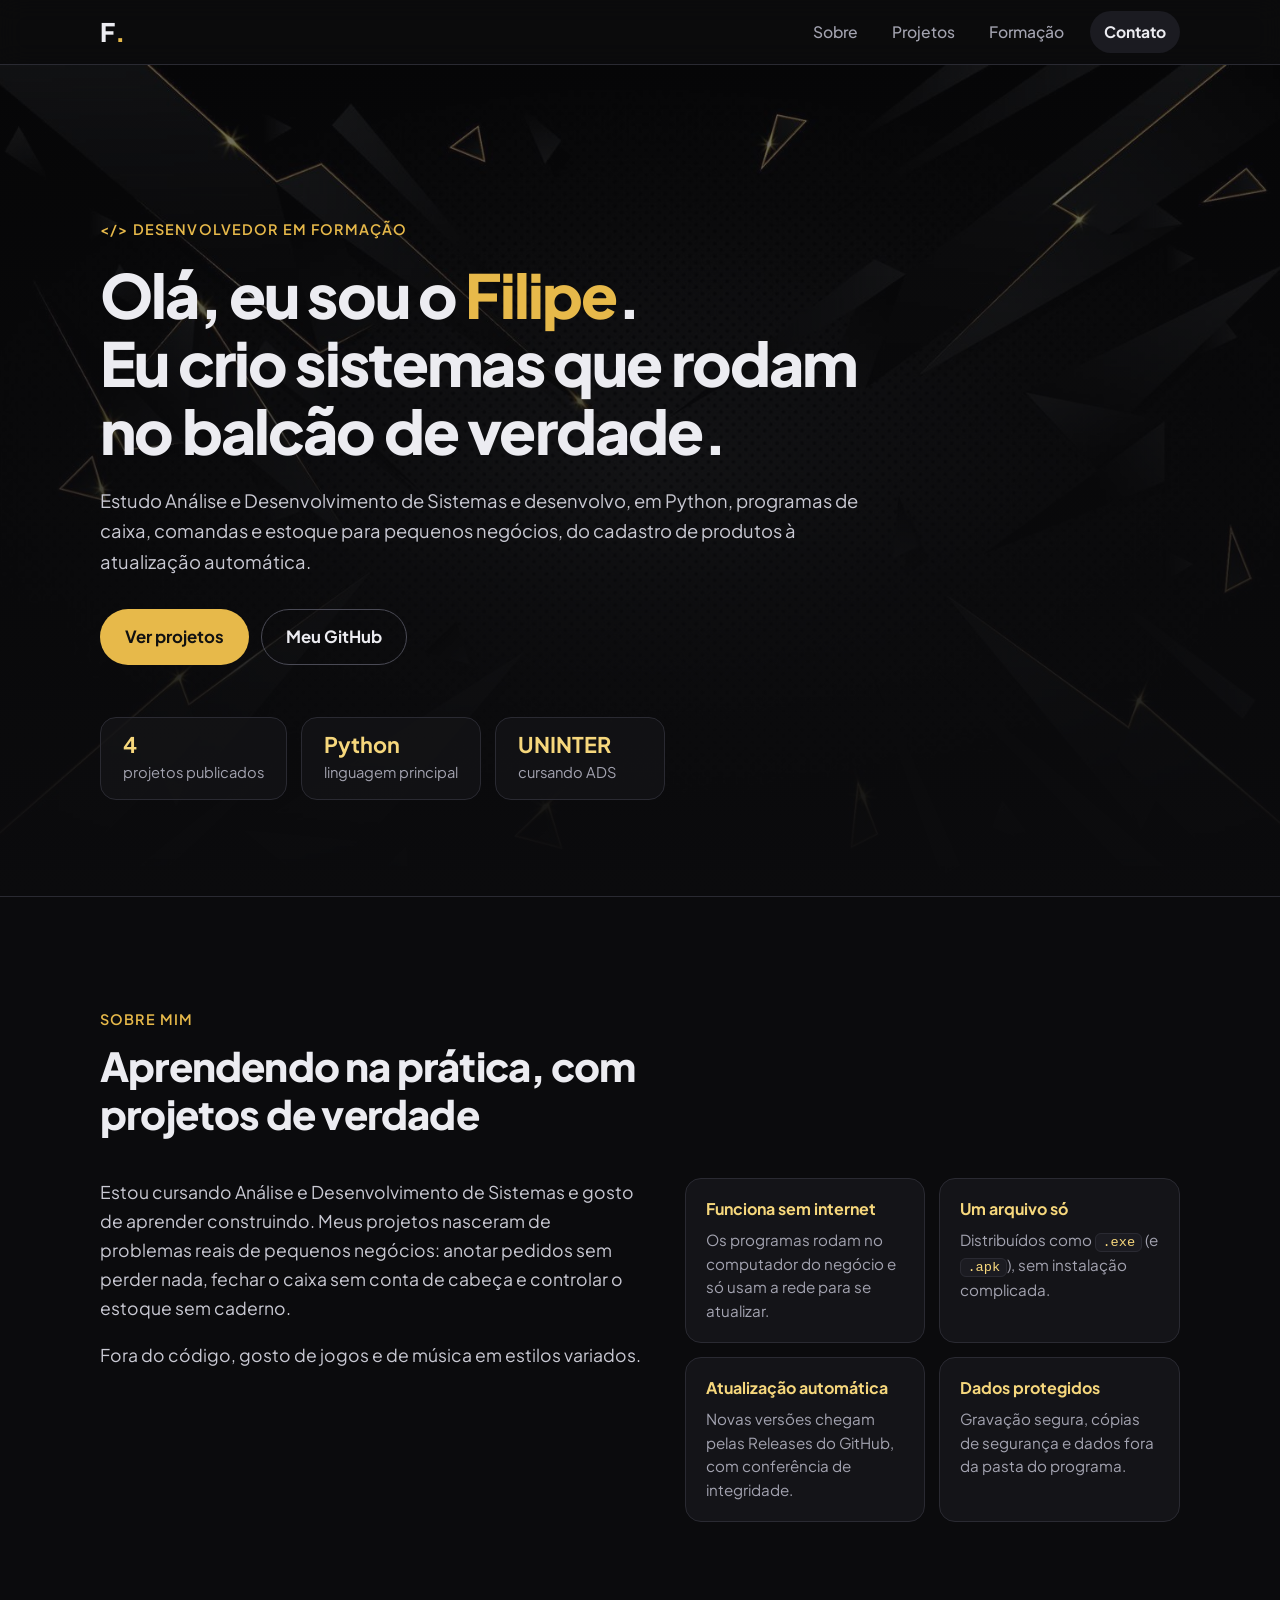
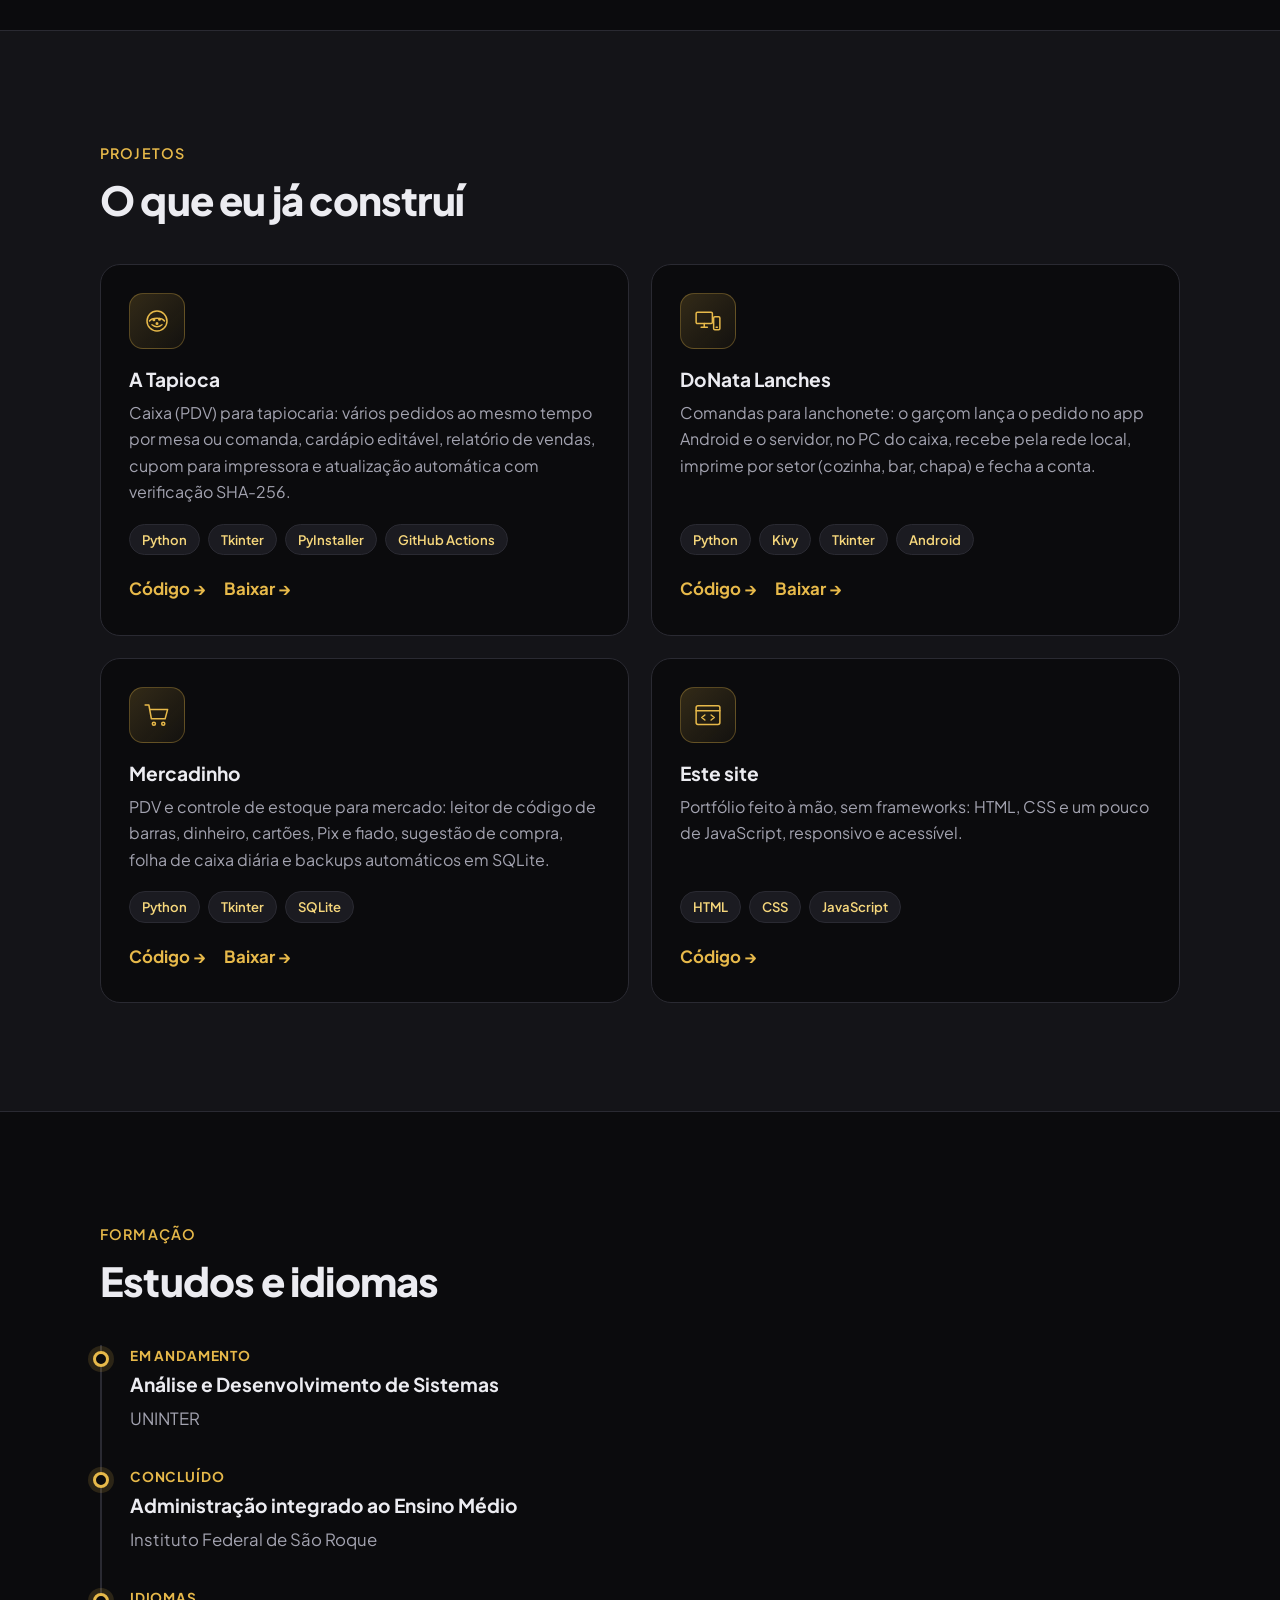
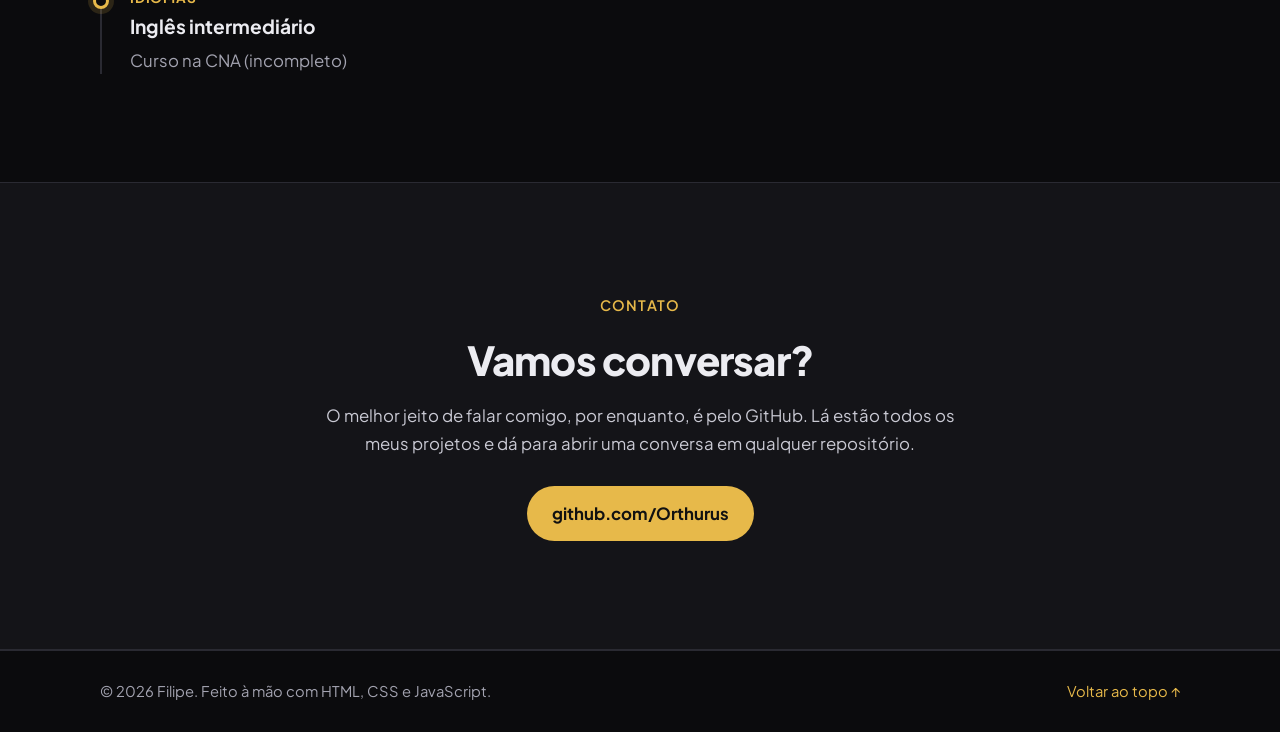
<file: index.html>
<!DOCTYPE html>
<html lang="pt-BR">
<head>
<meta charset="UTF-8">
<meta name="viewport" content="width=device-width, initial-scale=1">
<title>Filipe | Desenvolvedor Python</title>
<meta name="description" content="Portfólio de Filipe, estudante de Análise e Desenvolvimento de Sistemas. Sistemas de caixa, comandas e estoque em Python para pequenos negócios.">
<meta name="theme-color" content="#0b0b0d">
<meta property="og:title" content="Filipe | Desenvolvedor Python">
<meta property="og:description" content="Sistemas de caixa, comandas e estoque em Python para pequenos negócios.">
<meta property="og:type" content="website">
<link rel="icon" href="favicon.svg" type="image/svg+xml">
<link rel="preconnect" href="https://fonts.googleapis.com">
<link rel="preconnect" href="https://fonts.gstatic.com" crossorigin>
<link rel="stylesheet" href="https://fonts.googleapis.com/css2?family=Plus+Jakarta+Sans:wght@400;500;600;700;800&display=swap">
<link rel="stylesheet" href="estilo.css">
</head>
<body>
<a class="pular" href="#conteudo">Pular para o conteúdo</a>

<header class="topo" id="topo">
  <div class="container topo__in">
    <a class="marca" href="#inicio" aria-label="Filipe, início"><span class="marca__f">F</span><span class="marca__p">.</span></a>
    <button class="menu-btn" type="button" aria-expanded="false" aria-controls="menu" aria-label="Abrir menu"><span></span><span></span><span></span></button>
    <nav id="menu" class="menu" aria-label="Principal">
      <a href="#sobre">Sobre</a>
      <a href="#projetos">Projetos</a>
      <a href="#formacao">Formação</a>
      <a href="#contato" class="menu__cta">Contato</a>
    </nav>
  </div>
</header>

<main id="conteudo">

<section class="hero" id="inicio">
  <div class="container hero__in">
    <p class="etiqueta">&lt;/&gt; desenvolvedor em formação</p>
    <h1>Olá, eu sou o <span class="ouro">Filipe</span>.<br>Eu crio sistemas que rodam no balcão de verdade.</h1>
    <p class="hero__txt">Estudo Análise e Desenvolvimento de Sistemas e desenvolvo, em Python, programas de caixa, comandas e estoque para pequenos negócios, do cadastro de produtos à atualização automática.</p>
    <div class="hero__acoes">
      <a class="btn btn--ouro" href="#projetos">Ver projetos</a>
      <a class="btn btn--vazio" href="https://github.com/Orthurus" target="_blank" rel="noopener">Meu GitHub</a>
    </div>
    <ul class="numeros" aria-label="Resumo">
      <li><strong>4</strong><span>projetos publicados</span></li>
      <li><strong>Python</strong><span>linguagem principal</span></li>
      <li><strong>UNINTER</strong><span>cursando ADS</span></li>
    </ul>
  </div>
</section>

<section class="secao" id="sobre">
  <div class="container">
    <header class="secao__cab reveal">
      <p class="etiqueta">Sobre mim</p>
      <h2>Aprendendo na prática, com projetos de verdade</h2>
    </header>
    <div class="sobre reveal">
      <div class="sobre__txt">
        <p>Estou cursando Análise e Desenvolvimento de Sistemas e gosto de aprender construindo. Meus projetos nasceram de problemas reais de pequenos negócios: anotar pedidos sem perder nada, fechar o caixa sem conta de cabeça e controlar o estoque sem caderno.</p>
        <p>Fora do código, gosto de jogos e de música em estilos variados.</p>
      </div>
      <ul class="cartoes">
        <li><h3>Funciona sem internet</h3><p>Os programas rodam no computador do negócio e só usam a rede para se atualizar.</p></li>
        <li><h3>Um arquivo só</h3><p>Distribuídos como <code>.exe</code> (e <code>.apk</code>), sem instalação complicada.</p></li>
        <li><h3>Atualização automática</h3><p>Novas versões chegam pelas Releases do GitHub, com conferência de integridade.</p></li>
        <li><h3>Dados protegidos</h3><p>Gravação segura, cópias de segurança e dados fora da pasta do programa.</p></li>
      </ul>
    </div>
  </div>
</section>

<section class="secao secao--alt" id="projetos">
  <div class="container">
    <header class="secao__cab reveal">
      <p class="etiqueta">Projetos</p>
      <h2>O que eu já construí</h2>
    </header>
    <div class="grade">

      <article class="projeto reveal">
        <div class="projeto__icone" aria-hidden="true">
          <svg viewBox="0 0 48 48" fill="none" stroke="currentColor" stroke-width="2.4" stroke-linecap="round" stroke-linejoin="round"><circle cx="24" cy="24" r="16"/><path d="M12 24c4-6 20-6 24 0"/><path d="M16 30c5 4 11 4 16 0"/><circle cx="19" cy="22" r="1.2"/><circle cx="28" cy="21" r="1.2"/><circle cx="24" cy="28" r="1.2"/></svg>
        </div>
        <h3>A Tapioca</h3>
        <p>Caixa (PDV) para tapiocaria: vários pedidos ao mesmo tempo por mesa ou comanda, cardápio editável, relatório de vendas, cupom para impressora e atualização automática com verificação SHA-256.</p>
        <ul class="tags"><li>Python</li><li>Tkinter</li><li>PyInstaller</li><li>GitHub Actions</li></ul>
        <div class="projeto__links">
          <a href="https://github.com/Orthurus/a-tapioca" target="_blank" rel="noopener">Código</a>
          <a href="https://github.com/Orthurus/a-tapioca/releases/latest" target="_blank" rel="noopener">Baixar</a>
        </div>
      </article>

      <article class="projeto reveal">
        <div class="projeto__icone" aria-hidden="true">
          <svg viewBox="0 0 48 48" fill="none" stroke="currentColor" stroke-width="2.4" stroke-linecap="round" stroke-linejoin="round"><rect x="5" y="10" width="26" height="18" rx="2"/><path d="M13 34h10M18 28v6"/><rect x="33" y="17" width="10" height="21" rx="2"/><path d="M37 34h2"/></svg>
        </div>
        <h3>DoNata Lanches</h3>
        <p>Comandas para lanchonete: o garçom lança o pedido no app Android e o servidor, no PC do caixa, recebe pela rede local, imprime por setor (cozinha, bar, chapa) e fecha a conta.</p>
        <ul class="tags"><li>Python</li><li>Kivy</li><li>Tkinter</li><li>Android</li></ul>
        <div class="projeto__links">
          <a href="https://github.com/Orthurus/donata-lanches" target="_blank" rel="noopener">Código</a>
          <a href="https://github.com/Orthurus/donata-lanches/releases/latest" target="_blank" rel="noopener">Baixar</a>
        </div>
      </article>

      <article class="projeto reveal">
        <div class="projeto__icone" aria-hidden="true">
          <svg viewBox="0 0 48 48" fill="none" stroke="currentColor" stroke-width="2.4" stroke-linecap="round" stroke-linejoin="round"><path d="M5 8h6l4 22h22l4-15H13"/><circle cx="19" cy="38" r="2.5"/><circle cx="34" cy="38" r="2.5"/></svg>
        </div>
        <h3>Mercadinho</h3>
        <p>PDV e controle de estoque para mercado: leitor de código de barras, dinheiro, cartões, Pix e fiado, sugestão de compra, folha de caixa diária e backups automáticos em SQLite.</p>
        <ul class="tags"><li>Python</li><li>Tkinter</li><li>SQLite</li></ul>
        <div class="projeto__links">
          <a href="https://github.com/Orthurus/Mercadinho" target="_blank" rel="noopener">Código</a>
          <a href="https://github.com/Orthurus/Mercadinho/releases/latest" target="_blank" rel="noopener">Baixar</a>
        </div>
      </article>

      <article class="projeto reveal">
        <div class="projeto__icone" aria-hidden="true">
          <svg viewBox="0 0 48 48" fill="none" stroke="currentColor" stroke-width="2.4" stroke-linecap="round" stroke-linejoin="round"><rect x="5" y="9" width="38" height="30" rx="3"/><path d="M5 17h38"/><path d="M19 24l-5 4 5 4M29 24l5 4-5 4"/></svg>
        </div>
        <h3>Este site</h3>
        <p>Portfólio feito à mão, sem frameworks: HTML, CSS e um pouco de JavaScript, responsivo e acessível.</p>
        <ul class="tags"><li>HTML</li><li>CSS</li><li>JavaScript</li></ul>
        <div class="projeto__links">
          <a href="https://github.com/Orthurus/meu-portfolio" target="_blank" rel="noopener">Código</a>
        </div>
      </article>

    </div>
  </div>
</section>

<section class="secao" id="formacao">
  <div class="container">
    <header class="secao__cab reveal">
      <p class="etiqueta">Formação</p>
      <h2>Estudos e idiomas</h2>
    </header>
    <ol class="linha">
      <li class="reveal">
        <span class="linha__marca" aria-hidden="true"></span>
        <p class="linha__quando">Em andamento</p>
        <h3>Análise e Desenvolvimento de Sistemas</h3>
        <p>UNINTER</p>
      </li>
      <li class="reveal">
        <span class="linha__marca" aria-hidden="true"></span>
        <p class="linha__quando">Concluído</p>
        <h3>Administração integrado ao Ensino Médio</h3>
        <p>Instituto Federal de São Roque</p>
      </li>
      <li class="reveal">
        <span class="linha__marca" aria-hidden="true"></span>
        <p class="linha__quando">Idiomas</p>
        <h3>Inglês intermediário</h3>
        <p>Curso na CNA (incompleto)</p>
      </li>
    </ol>
  </div>
</section>

<section class="secao secao--alt" id="contato">
  <div class="container contato reveal">
    <p class="etiqueta">Contato</p>
    <h2>Vamos conversar?</h2>
    <p>O melhor jeito de falar comigo, por enquanto, é pelo GitHub. Lá estão todos os meus projetos e dá para abrir uma conversa em qualquer repositório.</p>
    <a class="btn btn--ouro" href="https://github.com/Orthurus" target="_blank" rel="noopener">github.com/Orthurus</a>
  </div>
</section>

</main>

<footer class="rodape">
  <div class="container rodape__in">
    <p>© <span id="ano">2026</span> Filipe. Feito à mão com HTML, CSS e JavaScript.</p>
    <a href="#inicio">Voltar ao topo ↑</a>
  </div>
</footer>

<script src="script.js"></script>
</body>
</html>
</file>
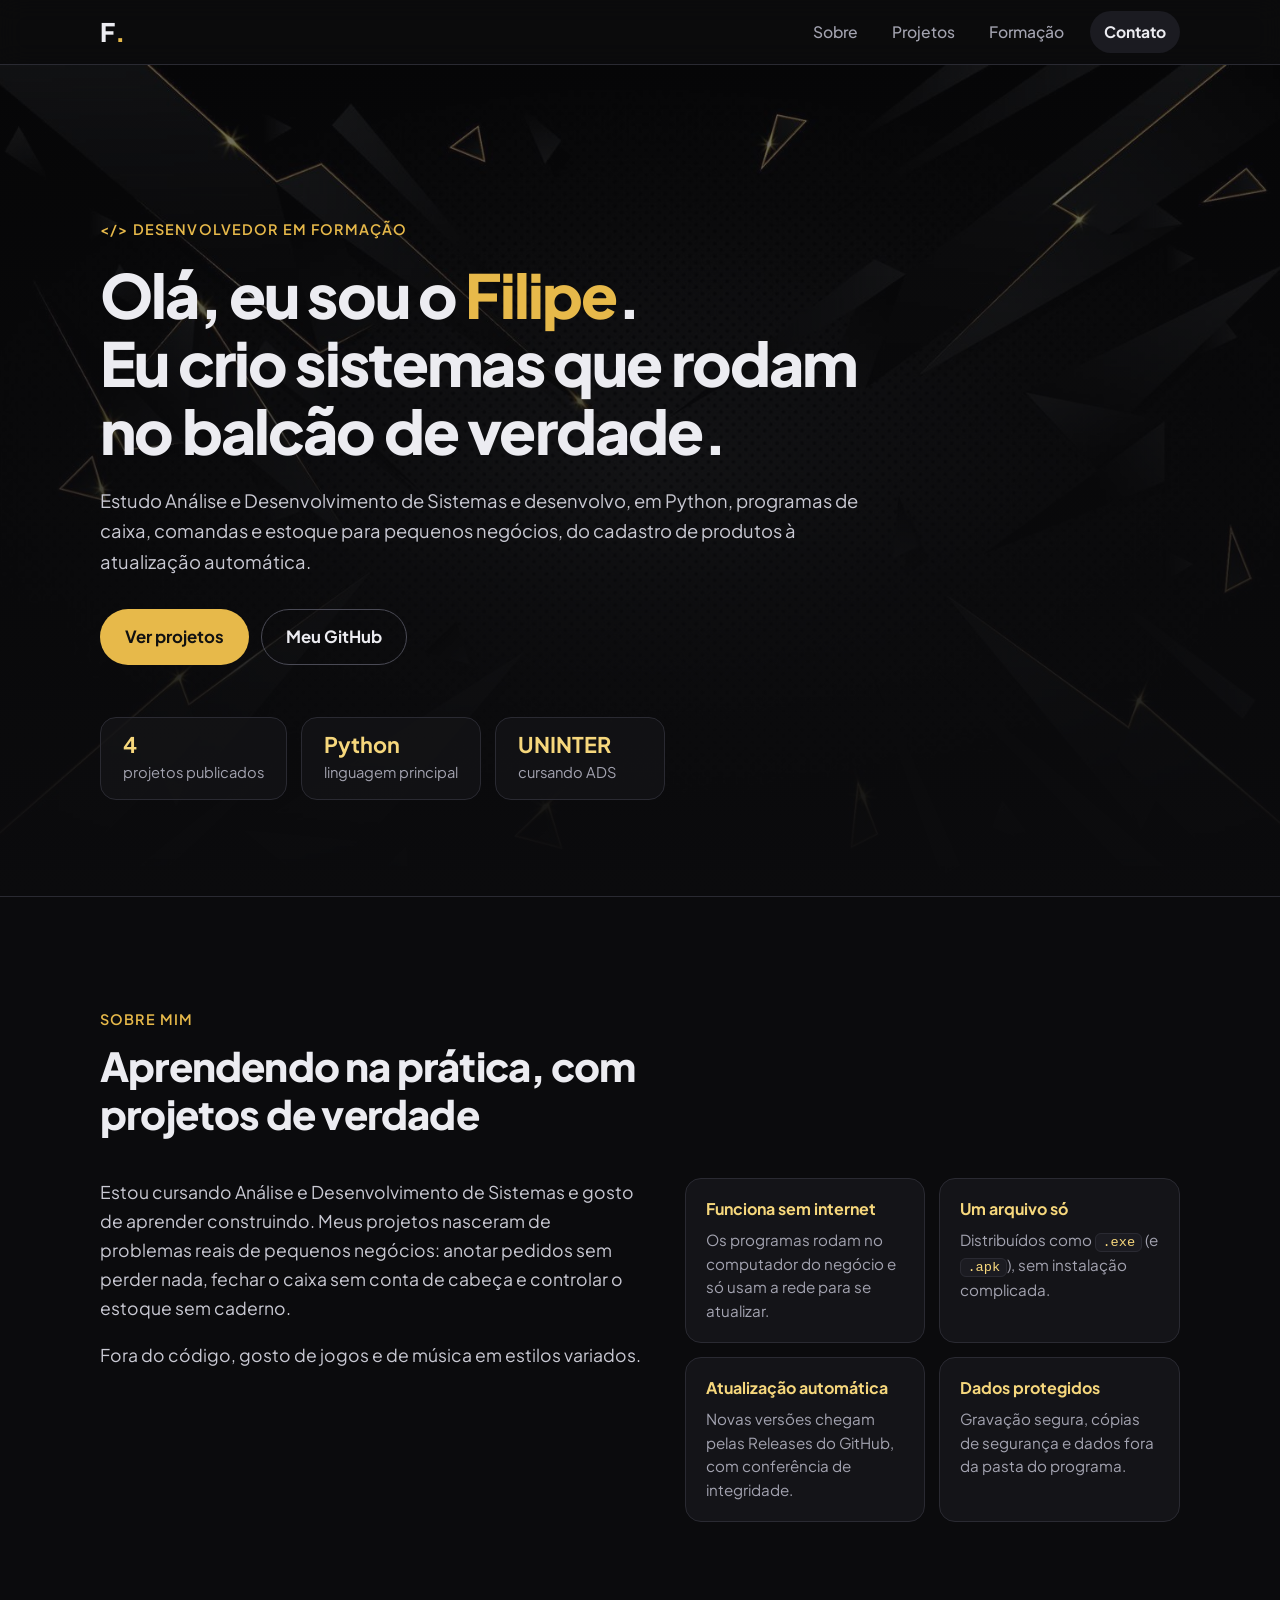
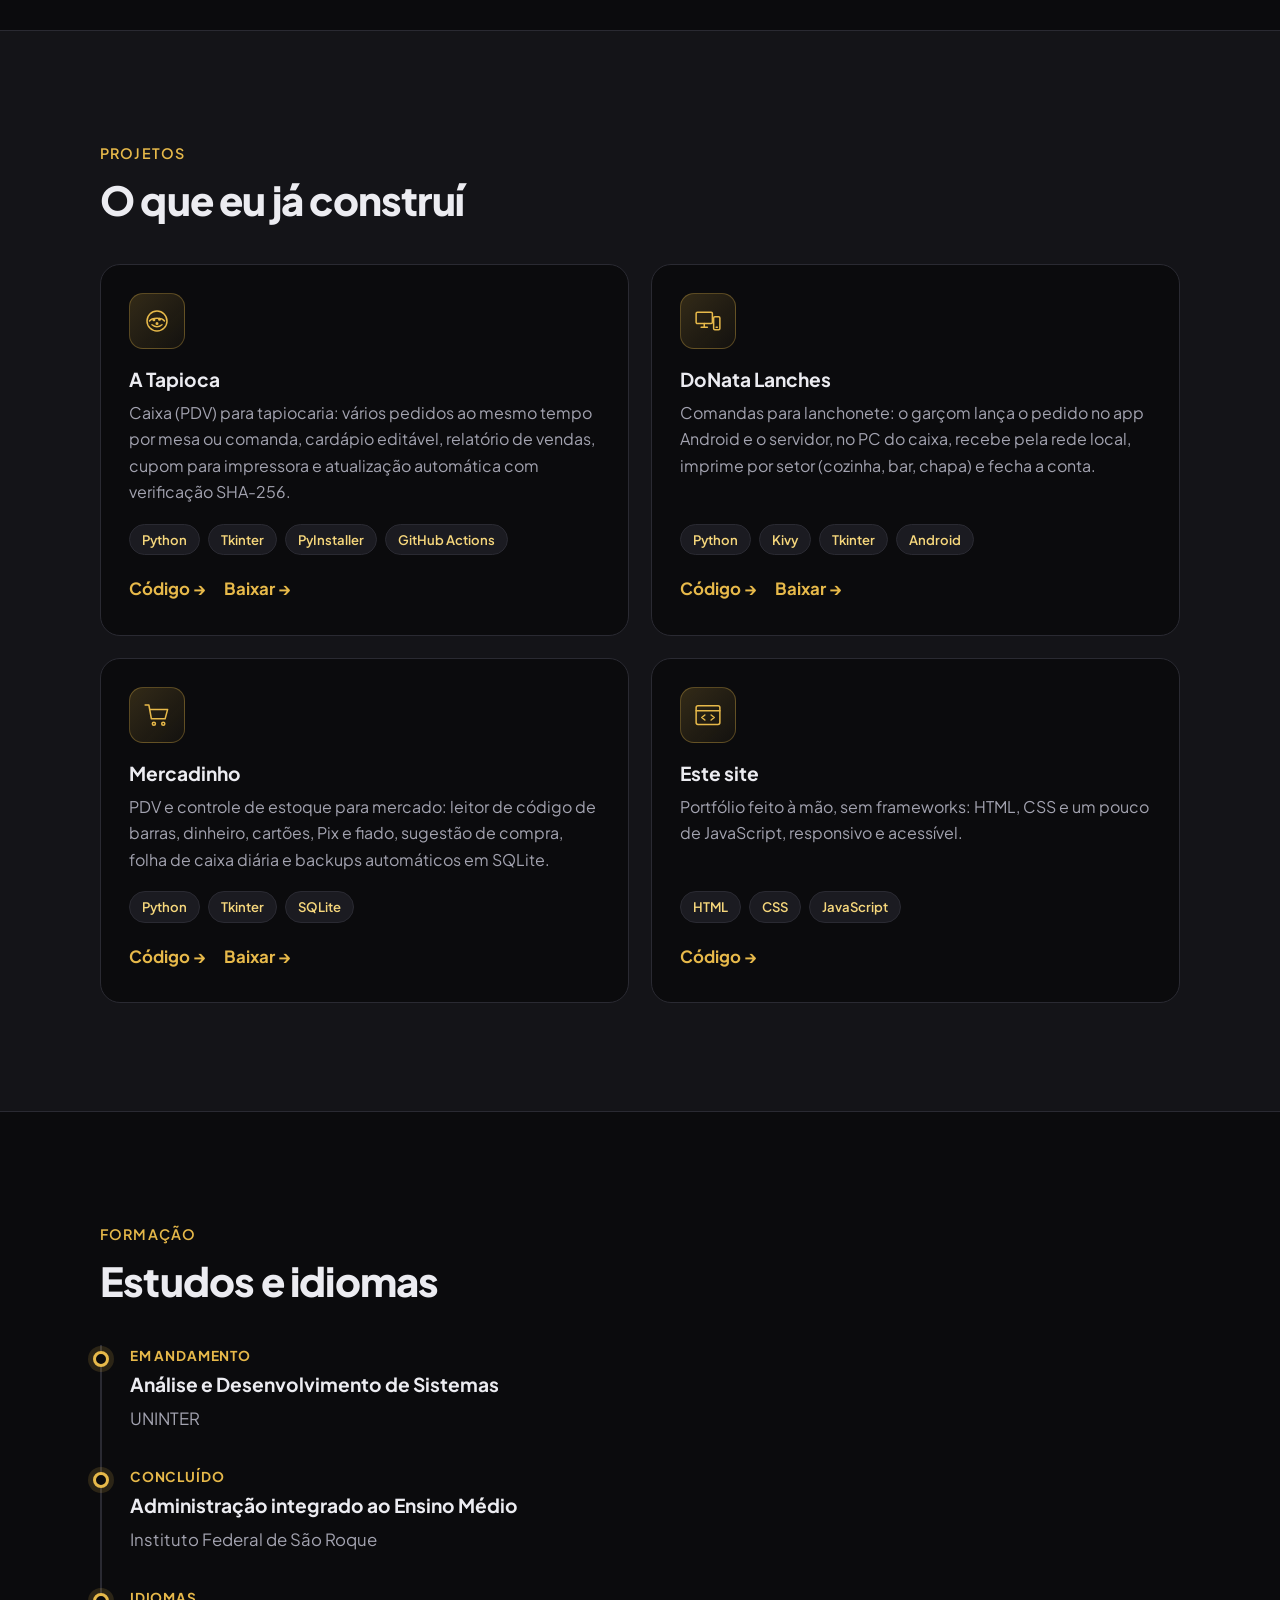
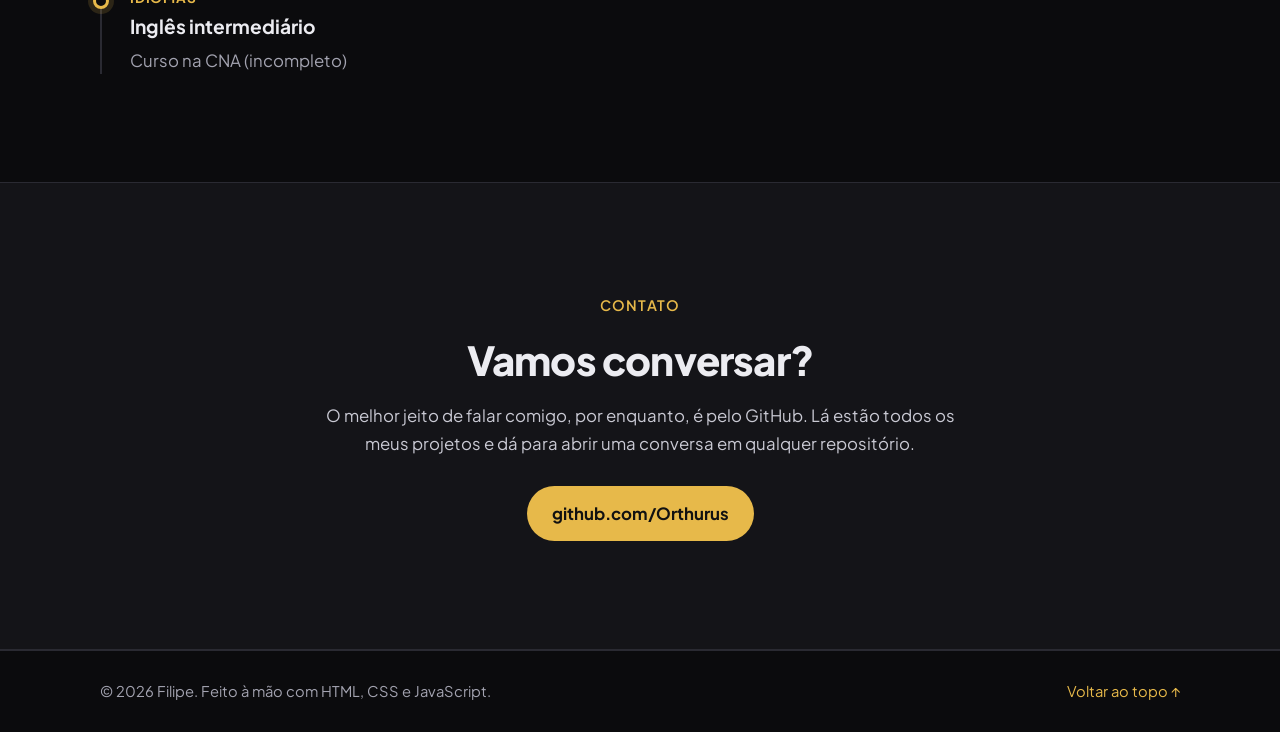
<file: contato.html>
<!DOCTYPE html>
<html lang="pt-BR">
<head>
<meta charset="UTF-8">
<meta name="viewport" content="width=device-width, initial-scale=1">
<title>Filipe | Desenvolvedor Python</title>
<meta http-equiv="refresh" content="0; url=index.html#contato">
<link rel="canonical" href="index.html#contato">
</head>
<body style="background:#0b0b0d;color:#ececf1;font-family:sans-serif">
<p>Esta página mudou. <a href="index.html#contato" style="color:#e7b94a">Clique aqui para continuar.</a></p>
<script>location.replace("index.html#contato");</script>
</body>
</html>
</file>
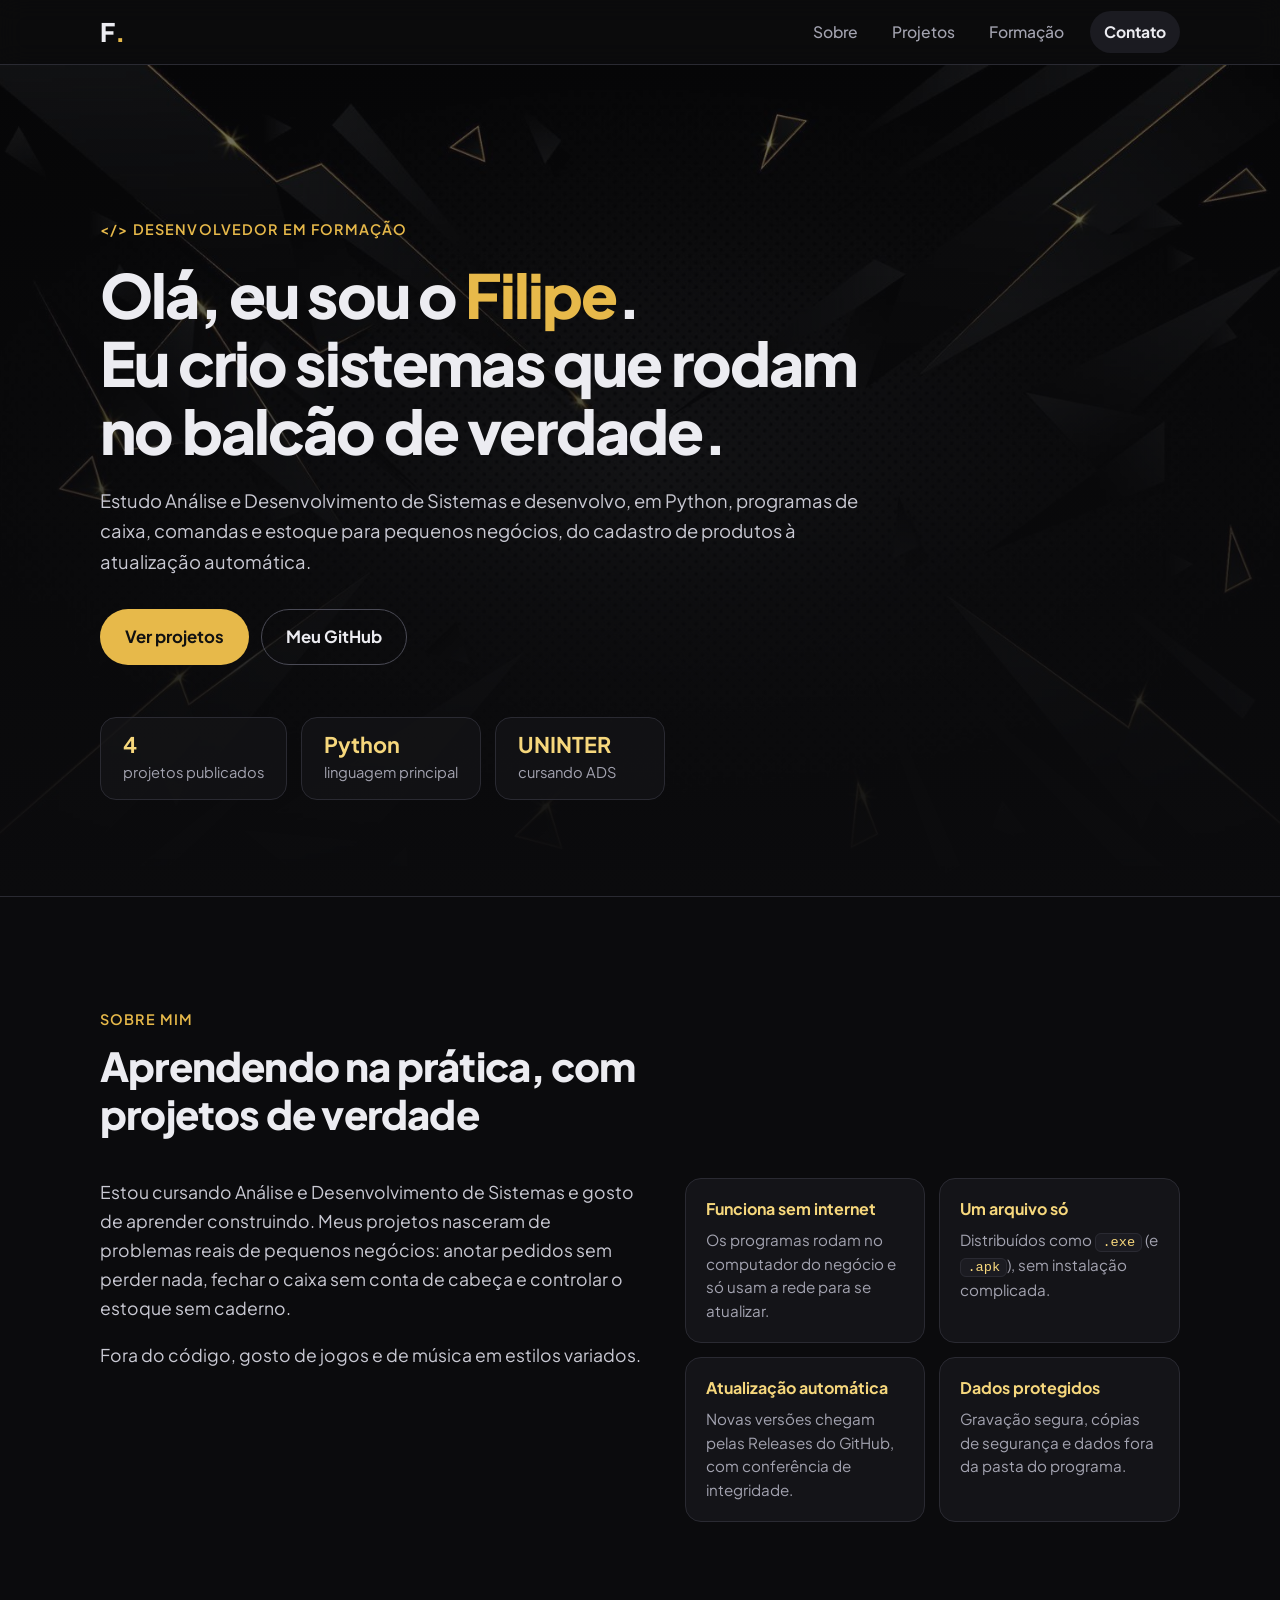
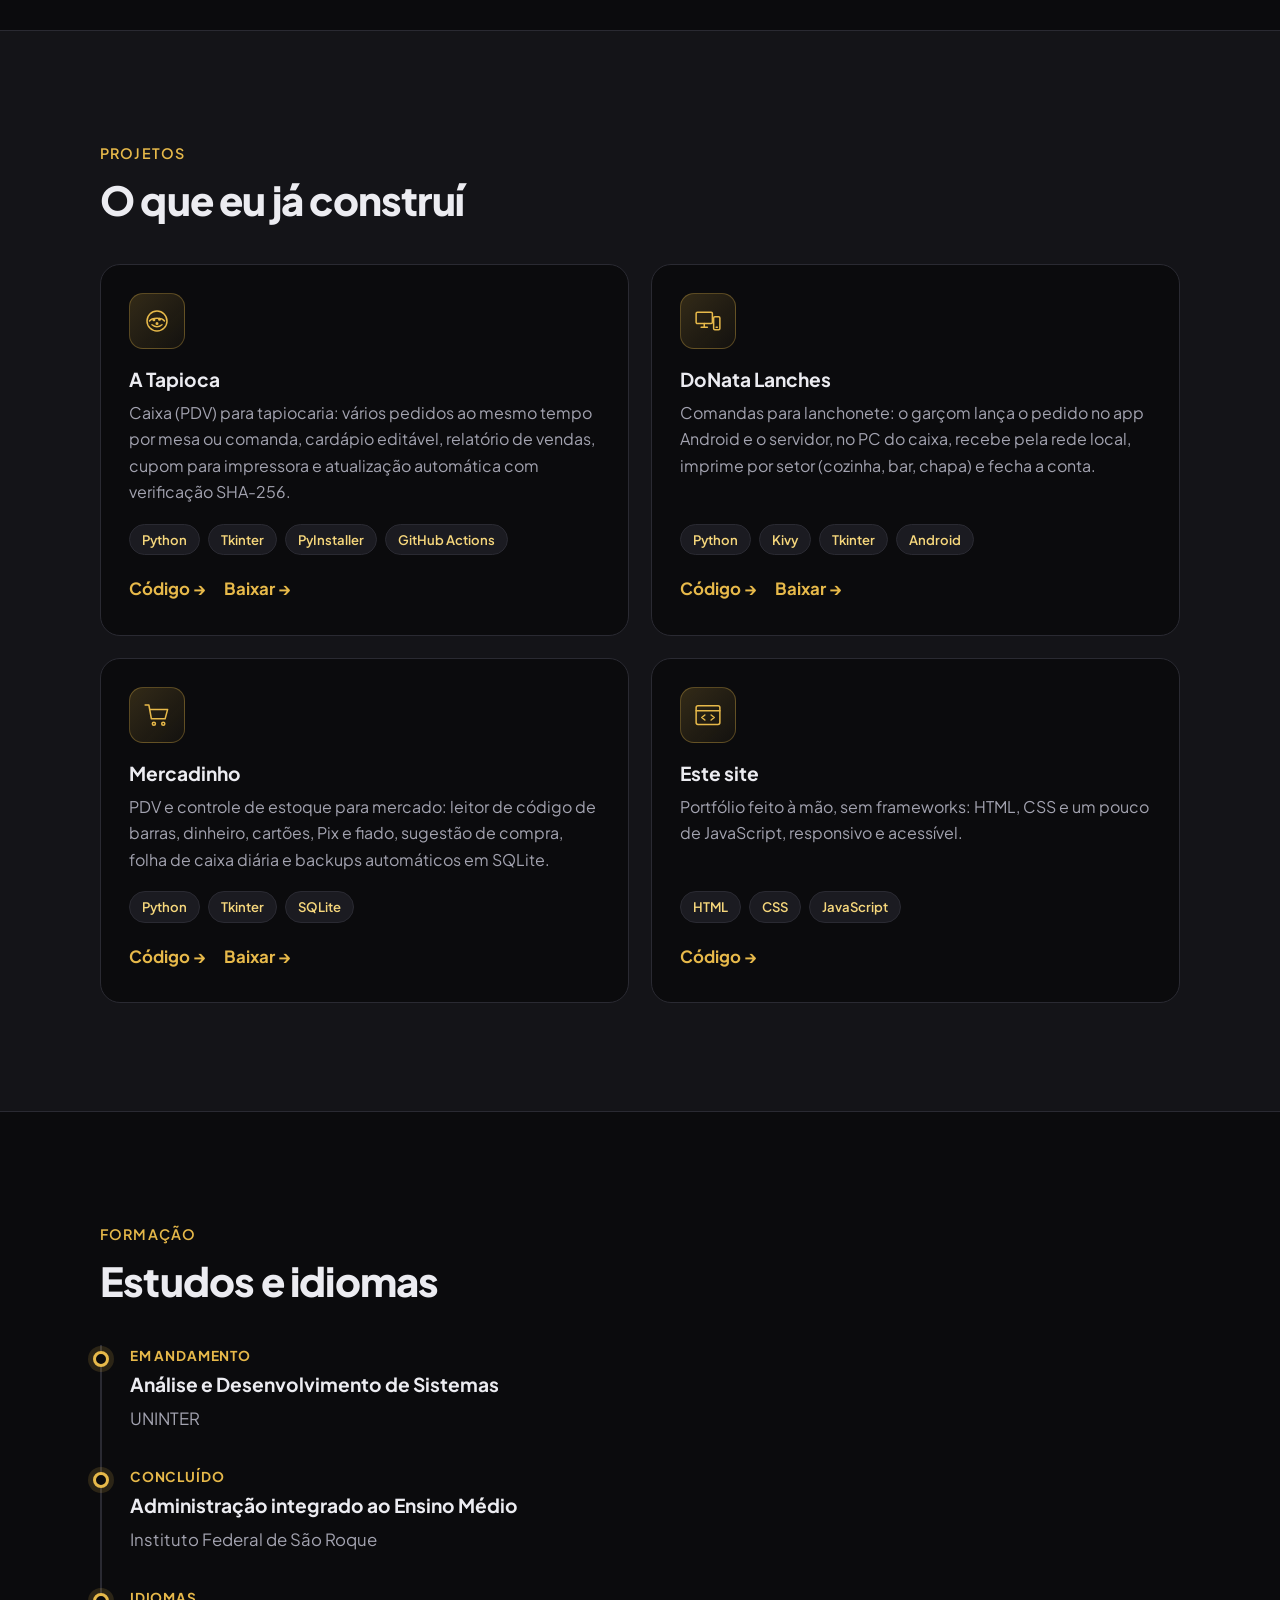
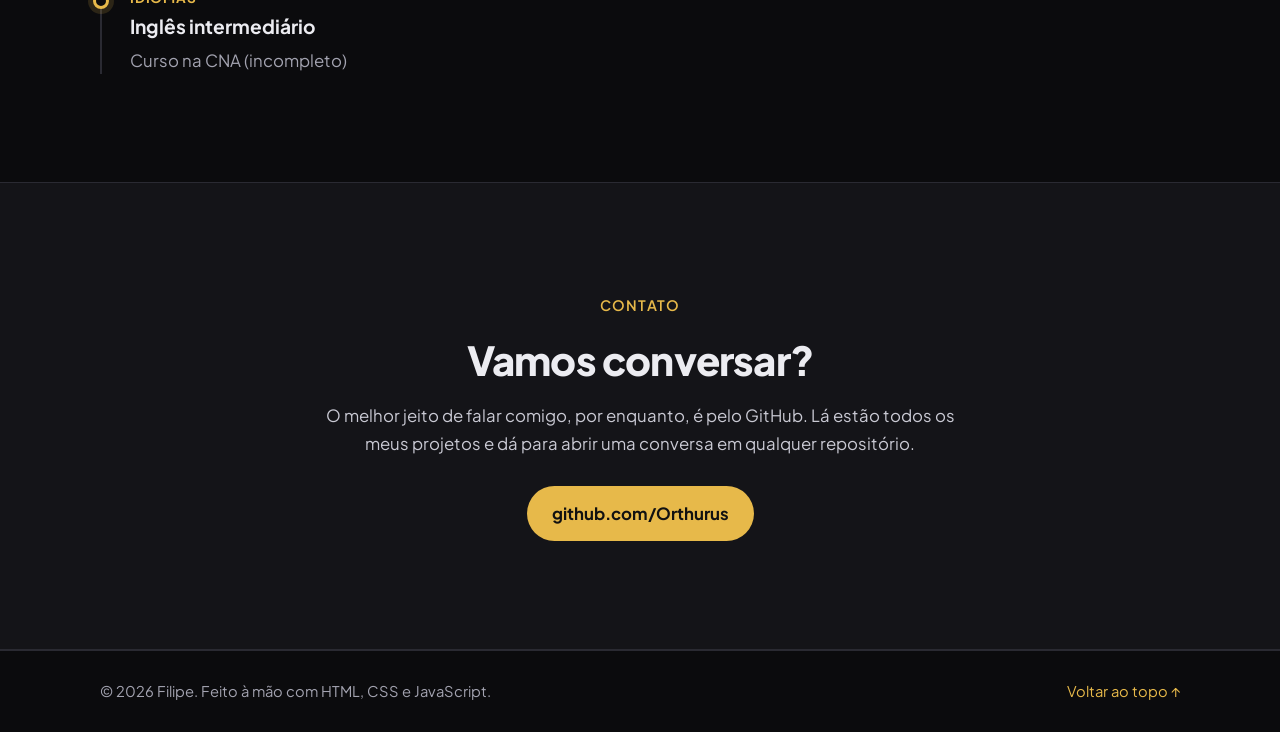
<file: formacao.html>
<!DOCTYPE html>
<html lang="pt-BR">
<head>
<meta charset="UTF-8">
<meta name="viewport" content="width=device-width, initial-scale=1">
<title>Filipe | Desenvolvedor Python</title>
<meta http-equiv="refresh" content="0; url=index.html#formacao">
<link rel="canonical" href="index.html#formacao">
</head>
<body style="background:#0b0b0d;color:#ececf1;font-family:sans-serif">
<p>Esta página mudou. <a href="index.html#formacao" style="color:#e7b94a">Clique aqui para continuar.</a></p>
<script>location.replace("index.html#formacao");</script>
</body>
</html>
</file>
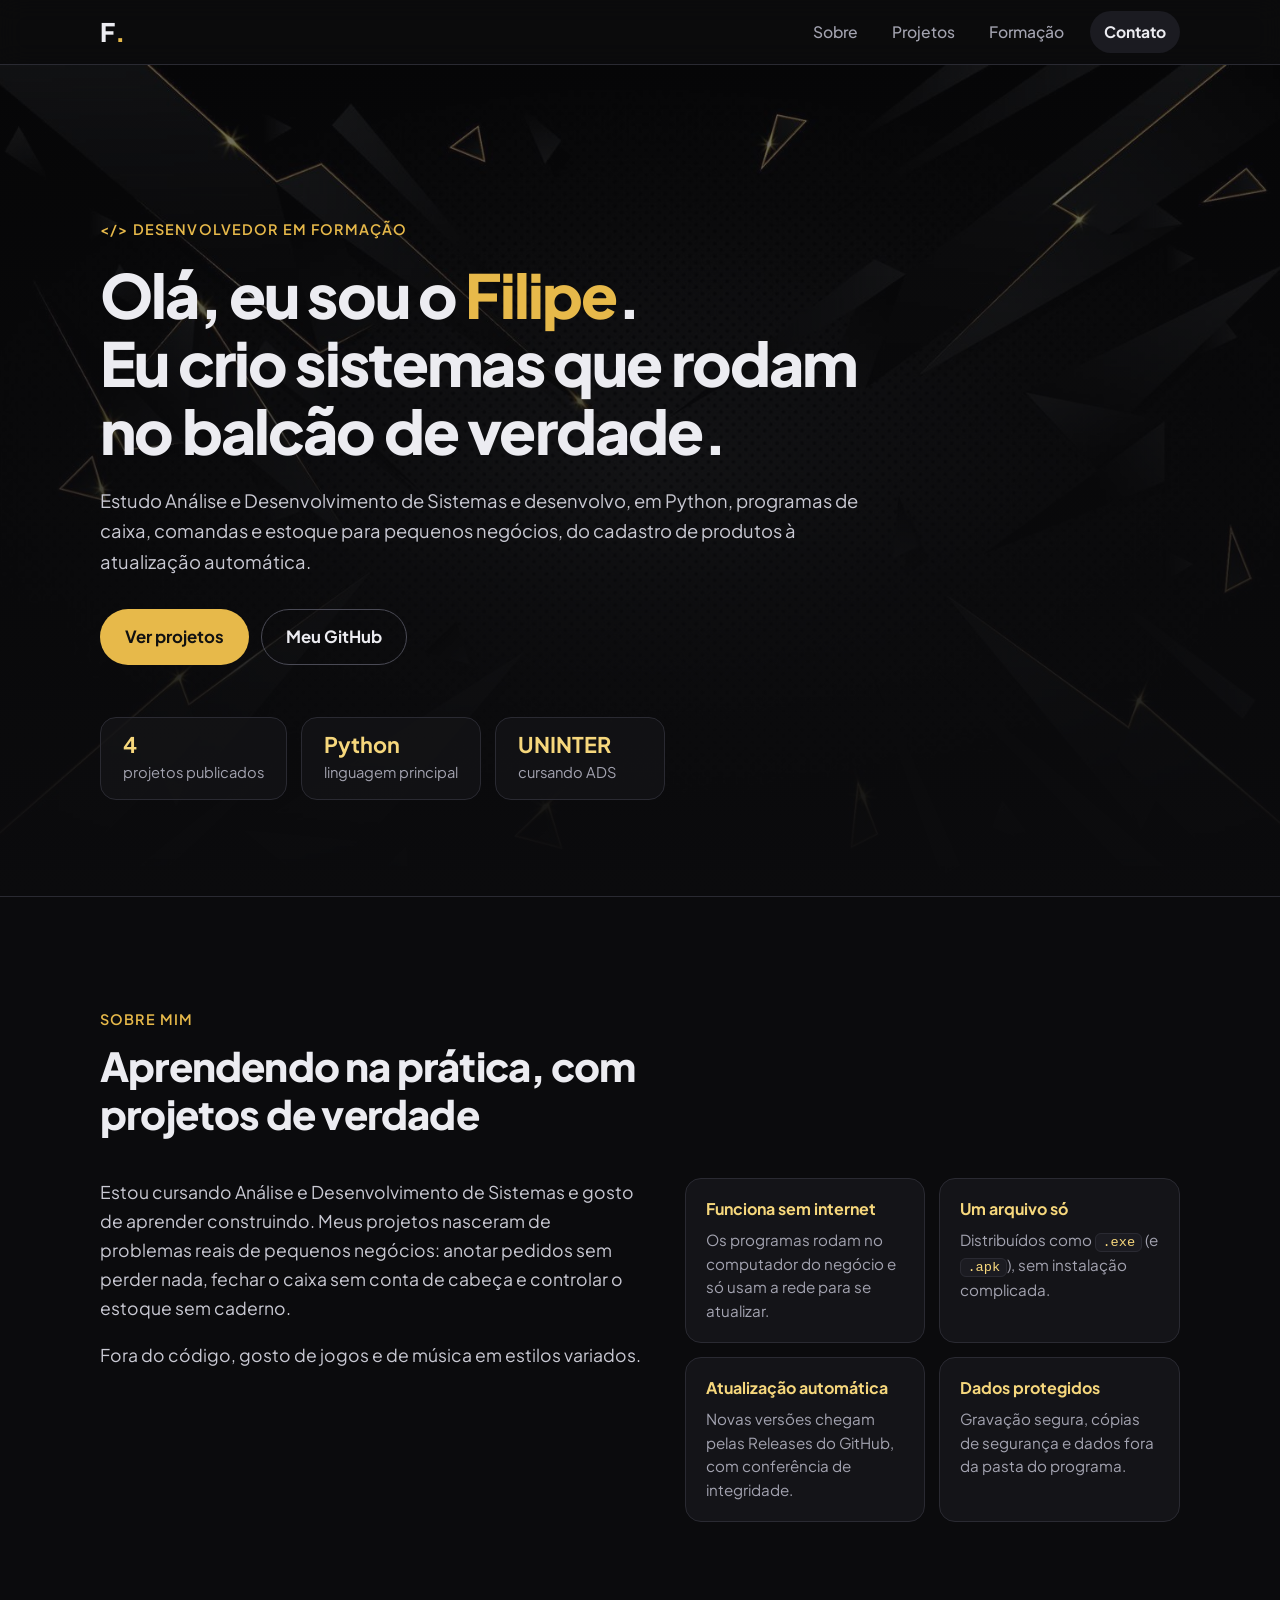
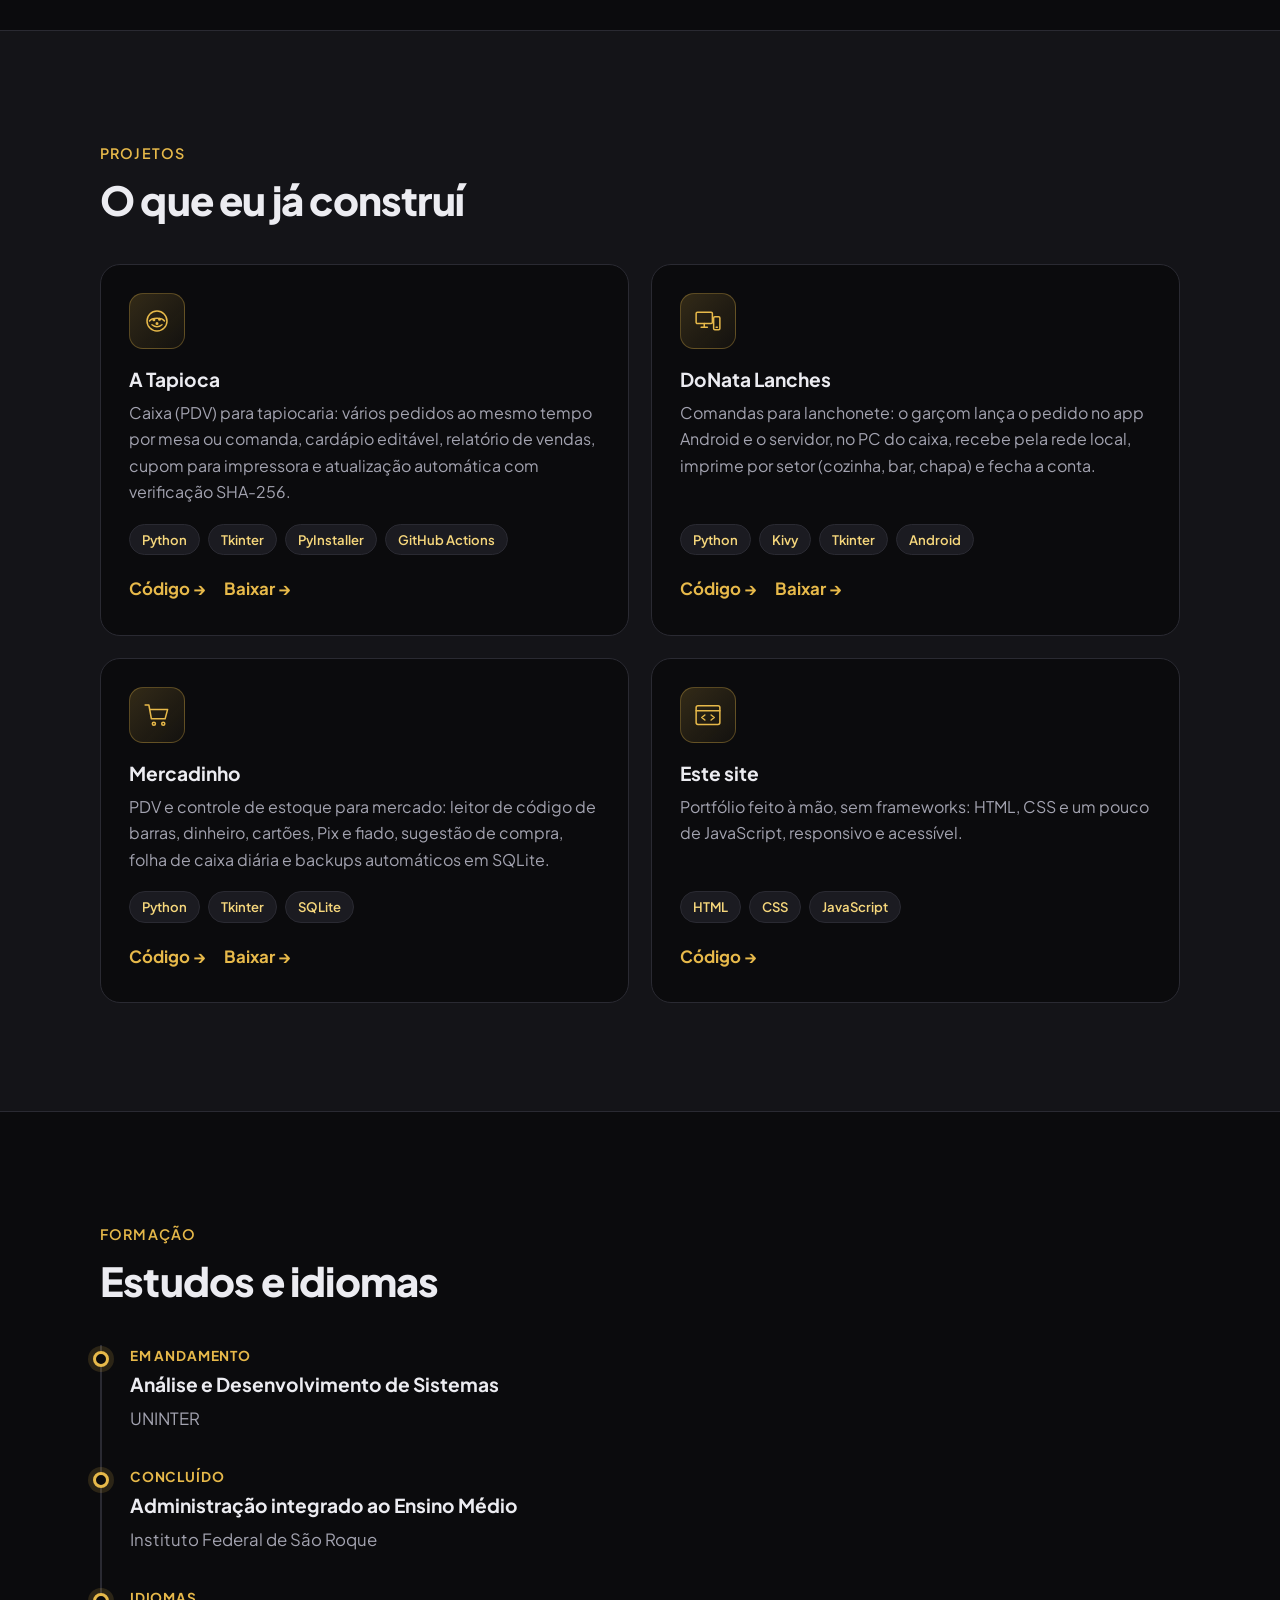
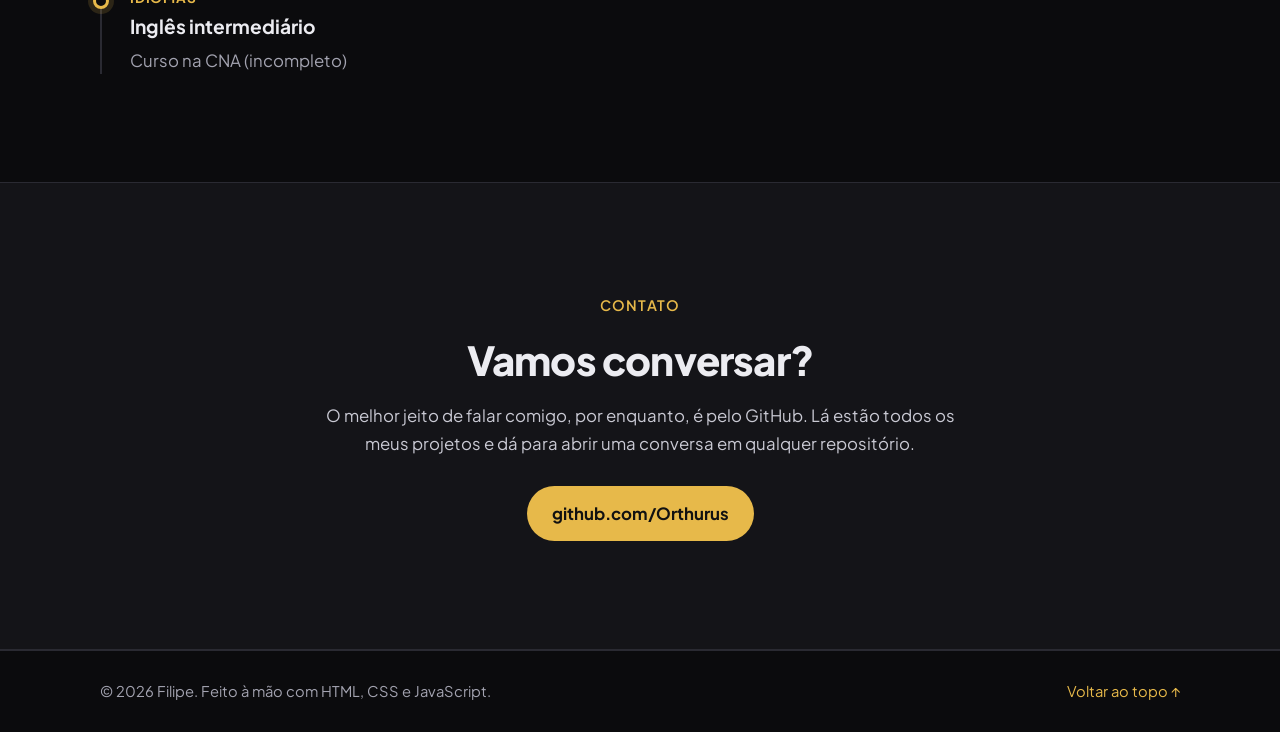
<file: portfolio.html>
<!DOCTYPE html>
<html lang="pt-BR">
<head>
<meta charset="UTF-8">
<meta name="viewport" content="width=device-width, initial-scale=1">
<title>Filipe | Desenvolvedor Python</title>
<meta http-equiv="refresh" content="0; url=index.html#projetos">
<link rel="canonical" href="index.html#projetos">
</head>
<body style="background:#0b0b0d;color:#ececf1;font-family:sans-serif">
<p>Esta página mudou. <a href="index.html#projetos" style="color:#e7b94a">Clique aqui para continuar.</a></p>
<script>location.replace("index.html#projetos");</script>
</body>
</html>
</file>
<file: estilo.css>
/* Portfólio do Filipe: tema escuro com detalhes dourados */
:root {
  --bg: #0b0b0d;
  --superficie: #141418;
  --superficie-2: #1b1b21;
  --linha: #2a2a32;
  --texto: #ececf1;
  --suave: #a3a3b0;
  --ouro: #e7b94a;
  --ouro-claro: #f6d77c;
  --raio: 16px;
  --fonte: "Plus Jakarta Sans", system-ui, -apple-system, "Segoe UI", Roboto, Arial, sans-serif;
}

*, *::before, *::after { box-sizing: border-box; }
html { scroll-behavior: smooth; scroll-padding-top: 76px; }
body {
  margin: 0;
  background: var(--bg);
  color: var(--texto);
  font-family: var(--fonte);
  font-size: 1.05rem;
  line-height: 1.65;
  -webkit-font-smoothing: antialiased;
}
img, svg { max-width: 100%; display: block; }
a { color: inherit; }
code {
  background: var(--superficie-2);
  border: 1px solid var(--linha);
  border-radius: 6px;
  padding: 1px 6px;
  font-size: .9em;
  color: var(--ouro-claro);
}
:focus-visible { outline: 3px solid var(--ouro); outline-offset: 3px; border-radius: 6px; }

.container { width: min(1080px, 100% - 40px); margin-inline: auto; }
.ouro { color: var(--ouro); }

.pular {
  position: absolute; left: 16px; top: -60px; z-index: 100;
  background: var(--ouro); color: #111; padding: 10px 16px; border-radius: 8px; font-weight: 700; text-decoration: none;
  transition: top .2s;
}
.pular:focus { top: 12px; }

/* Topo */
.topo {
  position: sticky; top: 0; z-index: 50;
  background: rgba(11, 11, 13, .82);
  backdrop-filter: blur(12px);
  -webkit-backdrop-filter: blur(12px);
  border-bottom: 1px solid var(--linha);
}
.topo__in { display: flex; align-items: center; justify-content: space-between; min-height: 64px; }
.marca { text-decoration: none; font-weight: 800; font-size: 1.6rem; letter-spacing: -.02em; }
.marca__p { color: var(--ouro); }
.menu { display: flex; align-items: center; gap: 6px; }
.menu a {
  text-decoration: none; color: var(--suave); font-weight: 500; font-size: .98rem;
  padding: 8px 14px; border-radius: 999px; transition: color .2s, background .2s;
}
.menu a:hover, .menu a.ativo { color: var(--texto); background: var(--superficie-2); }
.menu .menu__cta { color: #111; background: var(--ouro); font-weight: 700; margin-left: 6px; }
.menu .menu__cta:hover { background: var(--ouro-claro); color: #111; }
.menu-btn { display: none; background: none; border: 1px solid var(--linha); border-radius: 10px; width: 44px; height: 44px; cursor: pointer; padding: 0; }
.menu-btn span { display: block; width: 20px; height: 2px; background: var(--texto); margin: 4px auto; border-radius: 2px; transition: transform .2s, opacity .2s; }
.menu-btn[aria-expanded="true"] span:nth-child(1) { transform: translateY(6px) rotate(45deg); }
.menu-btn[aria-expanded="true"] span:nth-child(2) { opacity: 0; }
.menu-btn[aria-expanded="true"] span:nth-child(3) { transform: translateY(-6px) rotate(-45deg); }

/* Hero */
.hero {
  position: relative;
  padding: clamp(72px, 14vw, 150px) 0 clamp(56px, 9vw, 96px);
  background:
    linear-gradient(180deg, rgba(11,11,13,.55) 0%, rgba(11,11,13,.9) 80%, var(--bg) 100%),
    url("imagens/fundo.jpg") center / cover no-repeat;
  border-bottom: 1px solid var(--linha);
}
.etiqueta {
  display: inline-block; margin: 0 0 18px;
  color: var(--ouro); font-weight: 600; font-size: .9rem; letter-spacing: .08em; text-transform: uppercase;
}
.hero h1 {
  margin: 0 0 22px;
  font-size: clamp(2.1rem, 5.6vw, 3.8rem);
  line-height: 1.12; letter-spacing: -.03em; font-weight: 800; max-width: 18ch;
}
.hero__txt { max-width: 60ch; color: #c9c9d3; font-size: 1.15rem; margin: 0 0 32px; }
.hero__acoes { display: flex; flex-wrap: wrap; gap: 12px; margin-bottom: 52px; }
.btn {
  display: inline-block; text-decoration: none; font-weight: 700; padding: 13px 24px; border-radius: 999px;
  border: 1px solid transparent; transition: transform .15s, background .2s, border-color .2s, color .2s;
}
.btn:hover { transform: translateY(-2px); }
.btn--ouro { background: var(--ouro); color: #111; }
.btn--ouro:hover { background: var(--ouro-claro); }
.btn--vazio { border-color: #4a4a55; color: var(--texto); }
.btn--vazio:hover { border-color: var(--ouro); color: var(--ouro-claro); }
.numeros { list-style: none; margin: 0; padding: 0; display: flex; flex-wrap: wrap; gap: 14px; }
.numeros li {
  background: rgba(20,20,24,.7); border: 1px solid var(--linha); border-radius: var(--raio);
  padding: 14px 22px; min-width: 170px;
}
.numeros strong { display: block; font-size: 1.35rem; color: var(--ouro-claro); line-height: 1.2; }
.numeros span { color: var(--suave); font-size: .92rem; }

/* Seções */
.secao { padding: clamp(64px, 9vw, 108px) 0; }
.secao--alt { background: var(--superficie); border-block: 1px solid var(--linha); }
.secao__cab { margin-bottom: 40px; }
.secao__cab .etiqueta { margin-bottom: 10px; }
h2 { margin: 0; font-size: clamp(1.7rem, 3.6vw, 2.5rem); line-height: 1.2; letter-spacing: -.02em; font-weight: 800; max-width: 22ch; }
h3 { margin: 0 0 8px; font-size: 1.2rem; line-height: 1.3; }

/* Sobre */
.sobre { display: grid; grid-template-columns: 1.1fr 1fr; gap: 40px; align-items: start; }
.sobre__txt p { margin: 0 0 18px; color: #c9c9d3; font-size: 1.1rem; }
.cartoes { list-style: none; margin: 0; padding: 0; display: grid; grid-template-columns: 1fr 1fr; gap: 14px; }
.cartoes li { background: var(--superficie); border: 1px solid var(--linha); border-radius: var(--raio); padding: 20px; }
.cartoes h3 { font-size: 1rem; color: var(--ouro-claro); }
.cartoes p { margin: 0; color: var(--suave); font-size: .95rem; line-height: 1.55; }

/* Projetos */
.grade { display: grid; grid-template-columns: repeat(2, 1fr); gap: 22px; }
.projeto {
  display: flex; flex-direction: column;
  background: var(--bg); border: 1px solid var(--linha); border-radius: 20px; padding: 28px;
  transition: transform .2s, border-color .2s, box-shadow .2s;
}
.projeto:hover { transform: translateY(-4px); border-color: rgba(231,185,74,.55); box-shadow: 0 14px 40px rgba(0,0,0,.4); }
.projeto__icone {
  width: 56px; height: 56px; border-radius: 14px; margin-bottom: 18px;
  display: grid; place-items: center; color: var(--ouro);
  background: linear-gradient(135deg, rgba(231,185,74,.18), rgba(231,185,74,.04));
  border: 1px solid rgba(231,185,74,.3);
}
.projeto__icone svg { width: 30px; height: 30px; }
.projeto p { margin: 0 0 18px; color: var(--suave); font-size: 1rem; flex: 1; }
.tags { list-style: none; margin: 0 0 20px; padding: 0; display: flex; flex-wrap: wrap; gap: 8px; }
.tags li { font-size: .82rem; font-weight: 600; color: var(--ouro-claro); background: var(--superficie-2); border: 1px solid var(--linha); border-radius: 999px; padding: 4px 12px; }
.projeto__links { display: flex; gap: 18px; }
.projeto__links a { font-weight: 700; text-decoration: none; color: var(--ouro); border-bottom: 2px solid transparent; padding-bottom: 2px; }
.projeto__links a:hover { border-bottom-color: var(--ouro); }
.projeto__links a::after { content: " →"; }

/* Formação */
.linha { list-style: none; margin: 0; padding: 0 0 0 28px; border-left: 2px solid var(--linha); display: grid; gap: 34px; max-width: 640px; }
.linha li { position: relative; }
.linha__marca {
  position: absolute; left: -37px; top: 6px; width: 16px; height: 16px; border-radius: 50%;
  background: var(--bg); border: 3px solid var(--ouro); box-shadow: 0 0 0 5px rgba(231,185,74,.15);
}
.linha__quando { margin: 0 0 4px; color: var(--ouro); font-size: .85rem; font-weight: 700; letter-spacing: .06em; text-transform: uppercase; }
.linha p:last-child { margin: 0; color: var(--suave); }

/* Contato */
.contato { text-align: center; max-width: 640px; }
.contato h2 { margin-inline: auto; }
.contato p:not(.etiqueta) { color: #c9c9d3; margin: 18px 0 28px; }

/* Rodapé */
.rodape { padding: 28px 0; border-top: 1px solid var(--linha); color: var(--suave); font-size: .92rem; }
.rodape__in { display: flex; flex-wrap: wrap; gap: 12px; justify-content: space-between; }
.rodape p { margin: 0; }
.rodape a { text-decoration: none; color: var(--ouro); }
.rodape a:hover { text-decoration: underline; }

/* Aparecer ao rolar */
.js .reveal { opacity: 0; transform: translateY(18px); transition: opacity .6s ease, transform .6s ease; }
.js .reveal.visivel { opacity: 1; transform: none; }

/* Telas menores */
@media (max-width: 860px) {
  .sobre { grid-template-columns: 1fr; }
  .grade { grid-template-columns: 1fr; }
}
@media (max-width: 720px) {
  .menu-btn { display: block; }
  .menu {
    display: none; position: absolute; left: 0; right: 0; top: 64px;
    flex-direction: column; align-items: stretch; gap: 4px; padding: 14px 20px 20px;
    background: rgba(11,11,13,.97); border-bottom: 1px solid var(--linha);
  }
  .menu.aberto { display: flex; }
  .menu a { padding: 13px 14px; font-size: 1.05rem; }
  .menu .menu__cta { margin: 6px 0 0; text-align: center; }
  .cartoes { grid-template-columns: 1fr; }
  .numeros { flex-wrap: nowrap; gap: 8px; }
  .numeros li { flex: 1 1 0; min-width: 0; padding: 12px 12px; }
  .numeros strong { font-size: 1.05rem; }
  .numeros span { font-size: .8rem; line-height: 1.35; display: block; }
}

@media (prefers-reduced-motion: reduce) {
  html { scroll-behavior: auto; }
  *, *::before, *::after { transition: none !important; animation: none !important; }
  .js .reveal { opacity: 1; transform: none; }
}
</file>
